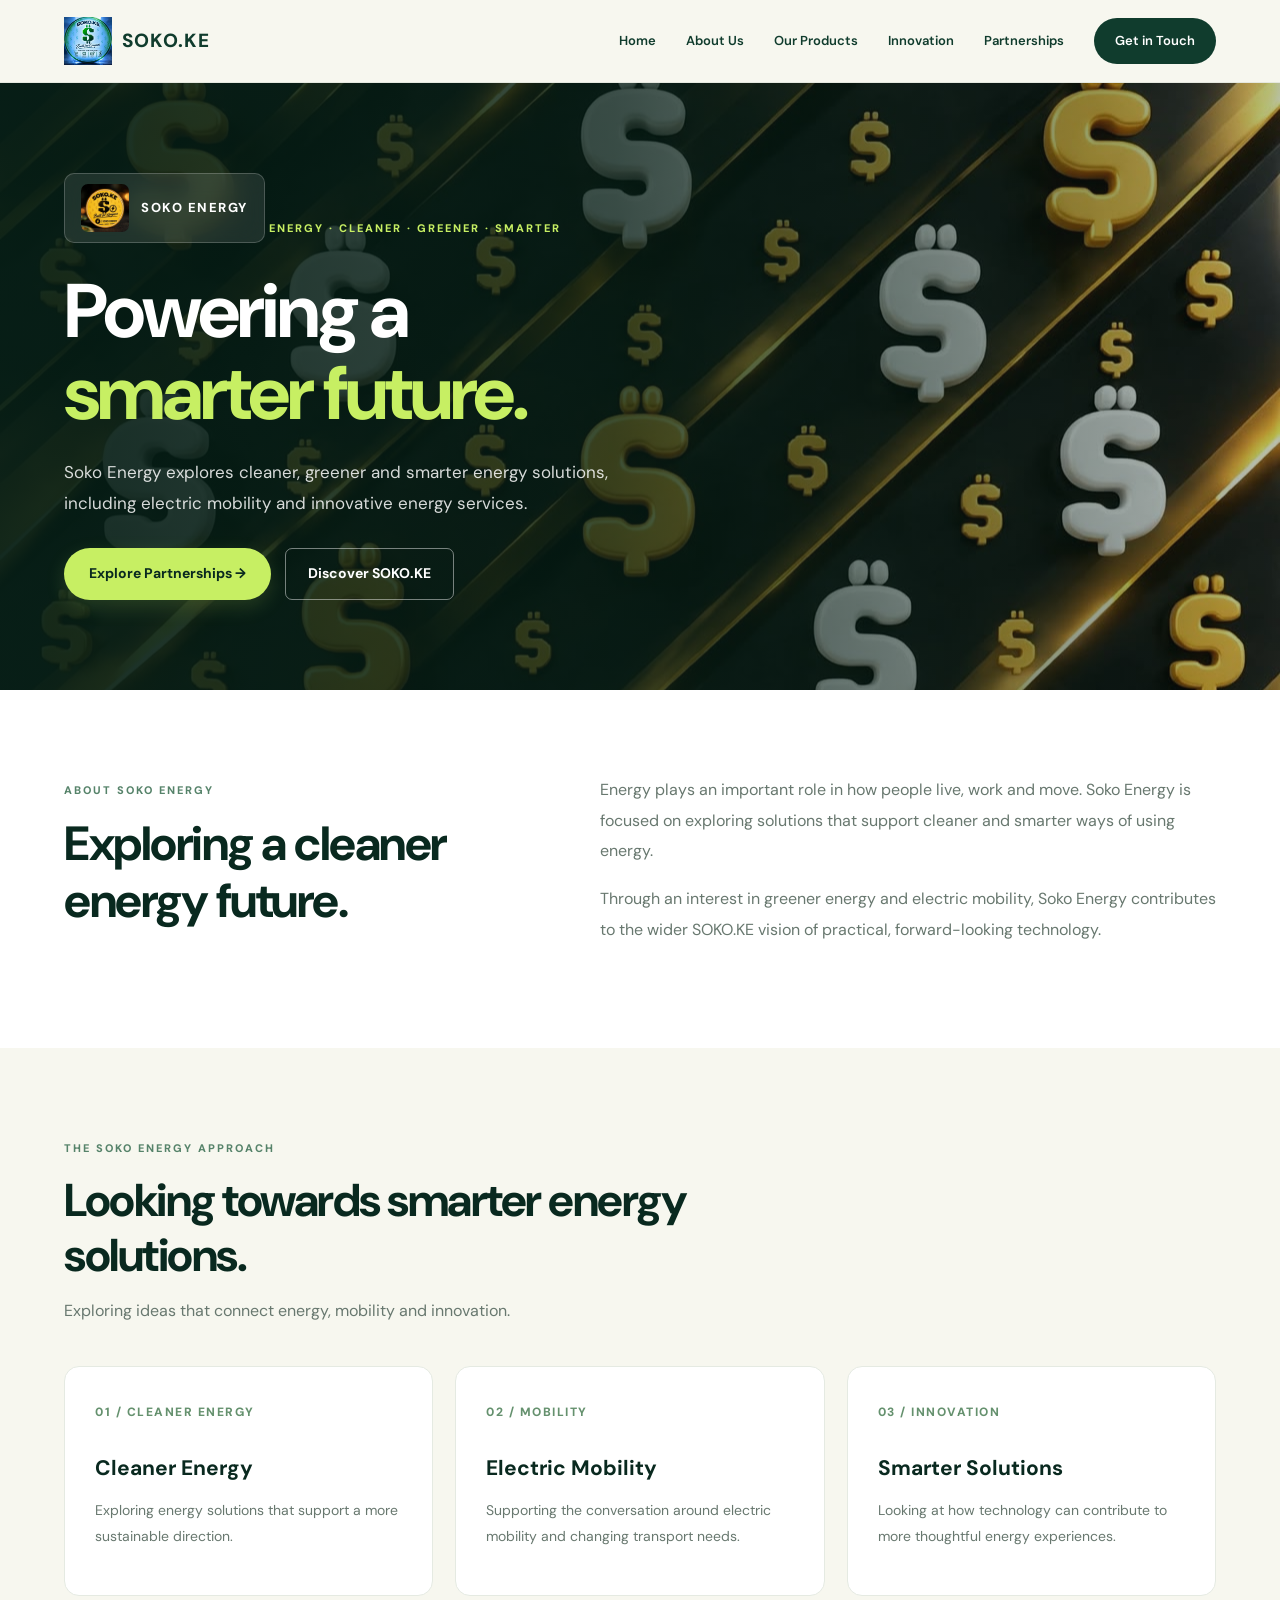
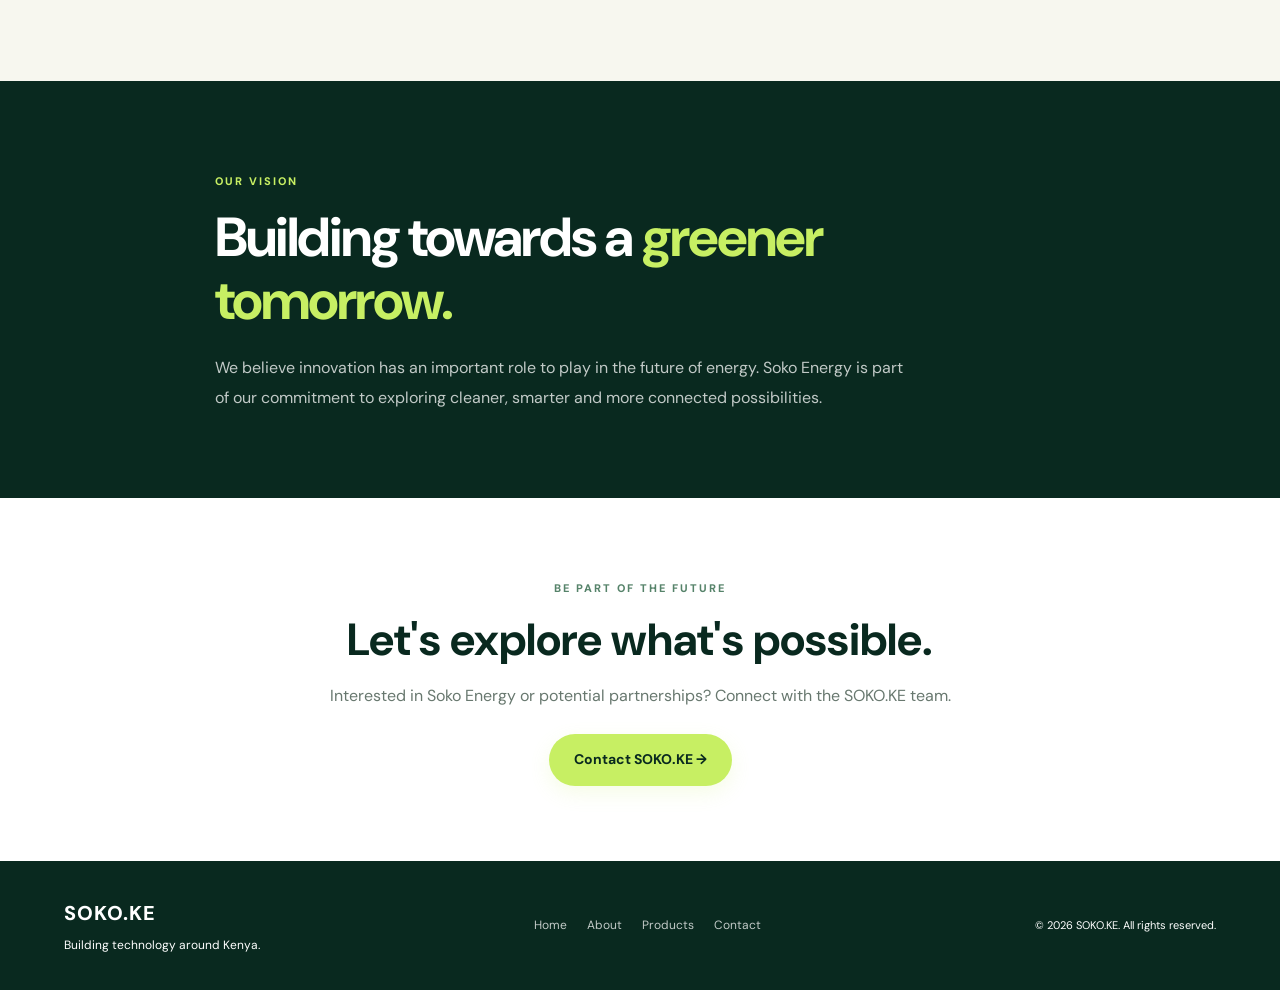
<file: products/energy.html>
<!DOCTYPE html>
<html lang="en">
<head>
    <meta charset="UTF-8">
    <meta name="viewport" content="width=device-width, initial-scale=1.0">

    <title>Soko Energy | SOKO.KE</title>
    <meta name="description" content="Discover Soko Energy, focused on cleaner and smarter energy solutions.">

    <link rel="preconnect" href="https://fonts.googleapis.com">
    <link rel="preconnect" href="https://fonts.gstatic.com" crossorigin>
    <link href="https://fonts.googleapis.com/css2?family=DM+Sans:wght@400;500;600;700;800&display=swap" rel="stylesheet">

    <link rel="stylesheet" href="../style.css">
    <link rel="stylesheet" href="products.css">
</head>
<body class="product-page energy-page">

<header class="header">
    <div class="container nav-container">
        <a href="../index.html" class="logo">
            <img src="../images/soko-logo.jpg" alt="SOKO.KE logo">
            <span>SOKO.KE</span>
        </a>

        <button class="menu-toggle" aria-label="Toggle navigation"
                aria-expanded="false" aria-controls="nav-links">
            <span></span><span></span><span></span>
        </button>

        <nav class="nav-links" id="nav-links">
            <a href="../index.html#home">Home</a>
            <a href="../index.html#about">About Us</a>
            <a href="../index.html#products">Our Products</a>
            <a href="../index.html#innovation">Innovation</a>
            <a href="../index.html#partnerships">Partnerships</a>
            <a href="../index.html#contact" class="nav-button">Get in Touch</a>
        </nav>
    </div>
</header>

<main>
    <section class="product-hero">
        <div class="product-hero-content">
            <div class="product-hero-text">
                <div class="product-logo-wrap">
                    <img src="../images/soko-energy-logo.jpg" alt="Soko Energy logo">
                    <span>SOKO ENERGY</span>
                </div>

                <p class="section-label">ENERGY · CLEANER · GREENER · SMARTER</p>

                <h1>Powering a<br><span>smarter future.</span></h1>

                <p class="product-hero-description">
                    Soko Energy explores cleaner, greener and smarter
                    energy solutions, including electric mobility and
                    innovative energy services.
                </p>

                <div class="product-hero-buttons">
                    <a href="../index.html#contact" class="primary-button">
                        Explore Partnerships →
                    </a>
                    <a href="../index.html#products" class="product-secondary-button">
                        Discover SOKO.KE
                    </a>
                </div>
            </div>
        </div>
    </section>

    <section class="section product-intro">
        <div class="container product-intro-grid">
            <div>
                <p class="section-label">ABOUT SOKO ENERGY</p>
                <h2>Exploring a cleaner energy future.</h2>
            </div>

            <div class="product-intro-text">
                <p>
                    Energy plays an important role in how people live,
                    work and move. Soko Energy is focused on exploring
                    solutions that support cleaner and smarter ways
                    of using energy.
                </p>
                <p>
                    Through an interest in greener energy and electric
                    mobility, Soko Energy contributes to the wider
                    SOKO.KE vision of practical, forward-looking technology.
                </p>
            </div>
        </div>
    </section>

    <section class="section product-features">
        <div class="container">
            <div class="product-section-heading">
                <p class="section-label">THE SOKO ENERGY APPROACH</p>
                <h2>Looking towards smarter energy solutions.</h2>
                <p>Exploring ideas that connect energy, mobility and innovation.</p>
            </div>

            <div class="product-feature-grid">
                <article class="product-feature-card">
                    <span class="feature-number">01 / CLEANER ENERGY</span>
                    <h3>Cleaner Energy</h3>
                    <p>
                        Exploring energy solutions that support
                        a more sustainable direction.
                    </p>
                </article>

                <article class="product-feature-card">
                    <span class="feature-number">02 / MOBILITY</span>
                    <h3>Electric Mobility</h3>
                    <p>
                        Supporting the conversation around electric
                        mobility and changing transport needs.
                    </p>
                </article>

                <article class="product-feature-card">
                    <span class="feature-number">03 / INNOVATION</span>
                    <h3>Smarter Solutions</h3>
                    <p>
                        Looking at how technology can contribute
                        to more thoughtful energy experiences.
                    </p>
                </article>
            </div>
        </div>
    </section>

    <section class="section product-vision">
        <div class="container product-vision-content">
            <p class="section-label">OUR VISION</p>
            <h2>Building towards a <span>greener tomorrow.</span></h2>
            <p>
                We believe innovation has an important role to play
                in the future of energy. Soko Energy is part of our
                commitment to exploring cleaner, smarter and more
                connected possibilities.
            </p>
        </div>
    </section>

    <section class="product-cta">
        <div class="container product-cta-content">
            <p class="section-label">BE PART OF THE FUTURE</p>
            <h2>Let's explore what's possible.</h2>
            <p>
                Interested in Soko Energy or potential partnerships?
                Connect with the SOKO.KE team.
            </p>
            <a href="../index.html#contact" class="primary-button">
                Contact SOKO.KE →
            </a>
        </div>
    </section>
</main>

<footer class="footer">
    <div class="container footer-content">
        <div class="footer-brand">
            <a href="../index.html" class="footer-logo">SOKO.KE</a>
            <p>Building technology around Kenya.</p>
        </div>

        <div class="footer-links">
            <a href="../index.html#home">Home</a>
            <a href="../index.html#about">About</a>
            <a href="../index.html#products">Products</a>
            <a href="../index.html#contact">Contact</a>
        </div>

        <p class="copyright">
            © <span class="current-year">2026</span> SOKO.KE. All rights reserved.
        </p>
    </div>
</footer>

<script src="../script.js"></script>
</body>
</html>
</file>
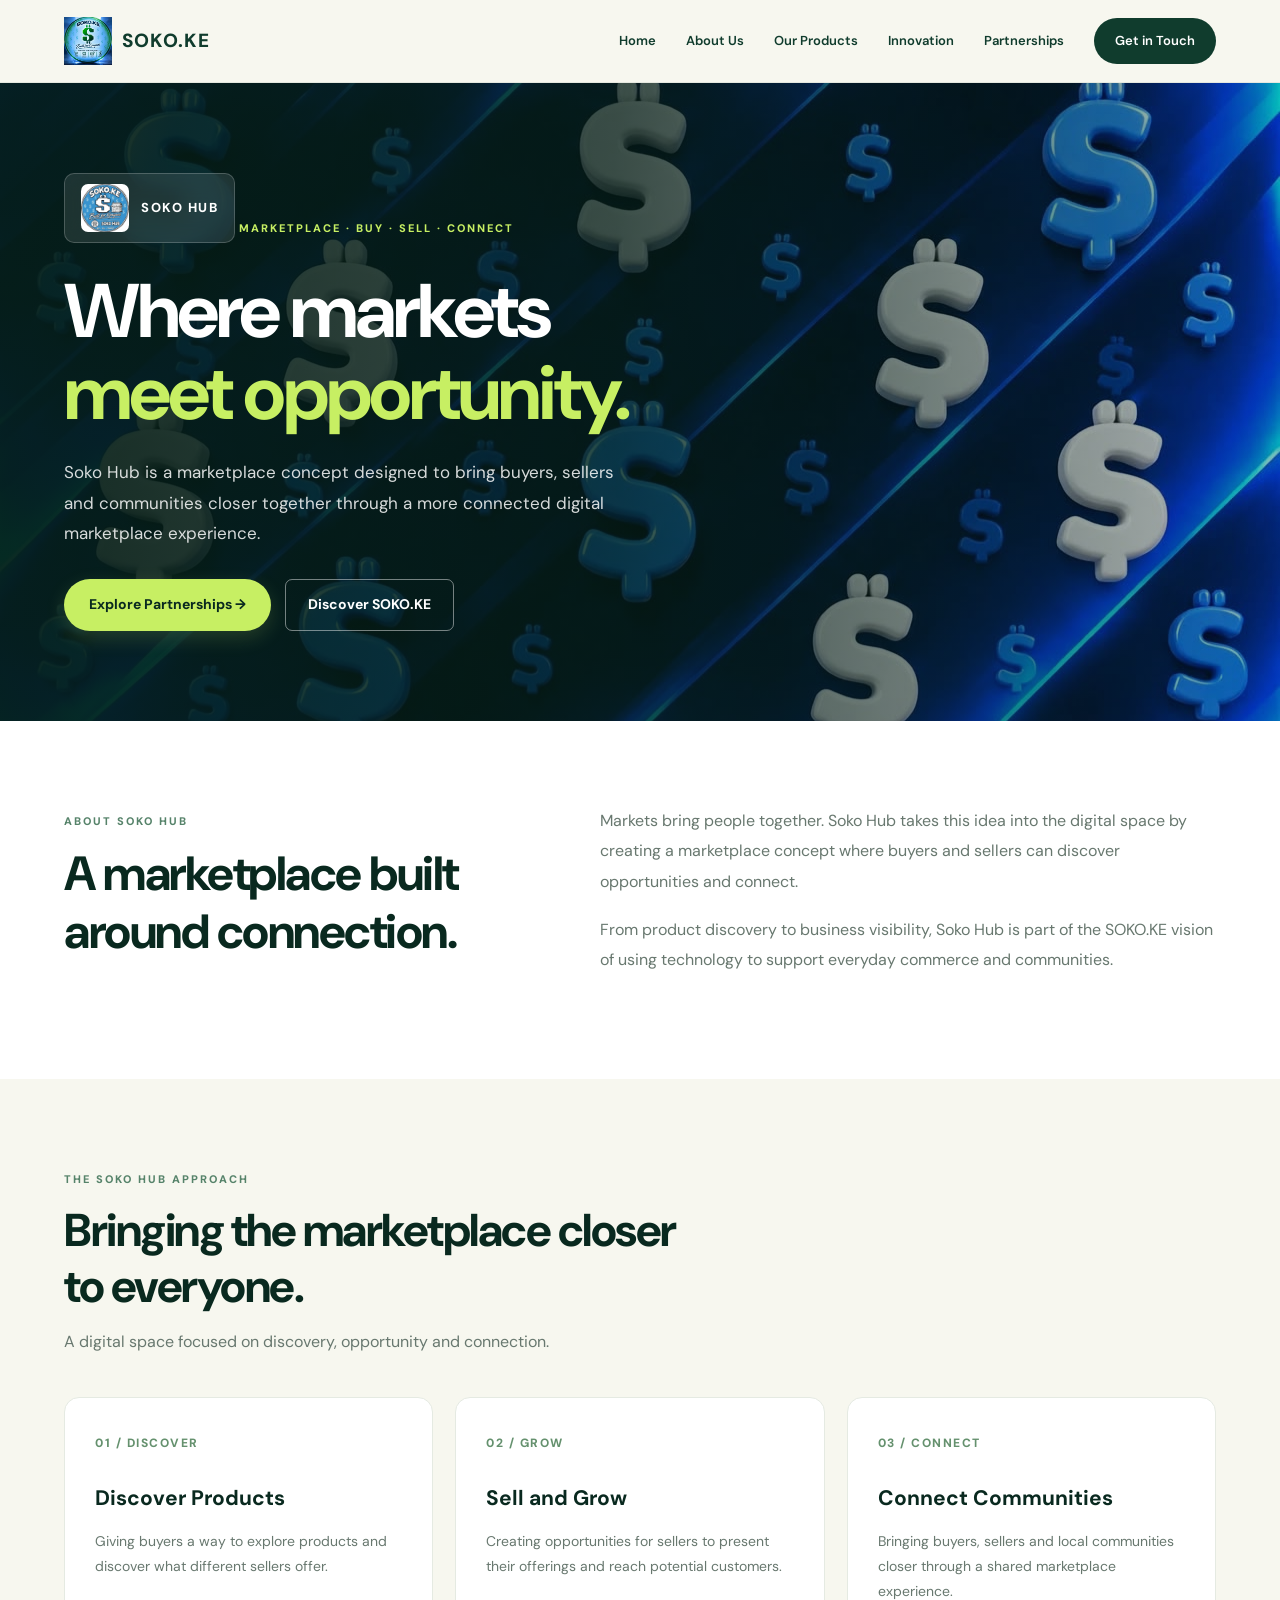
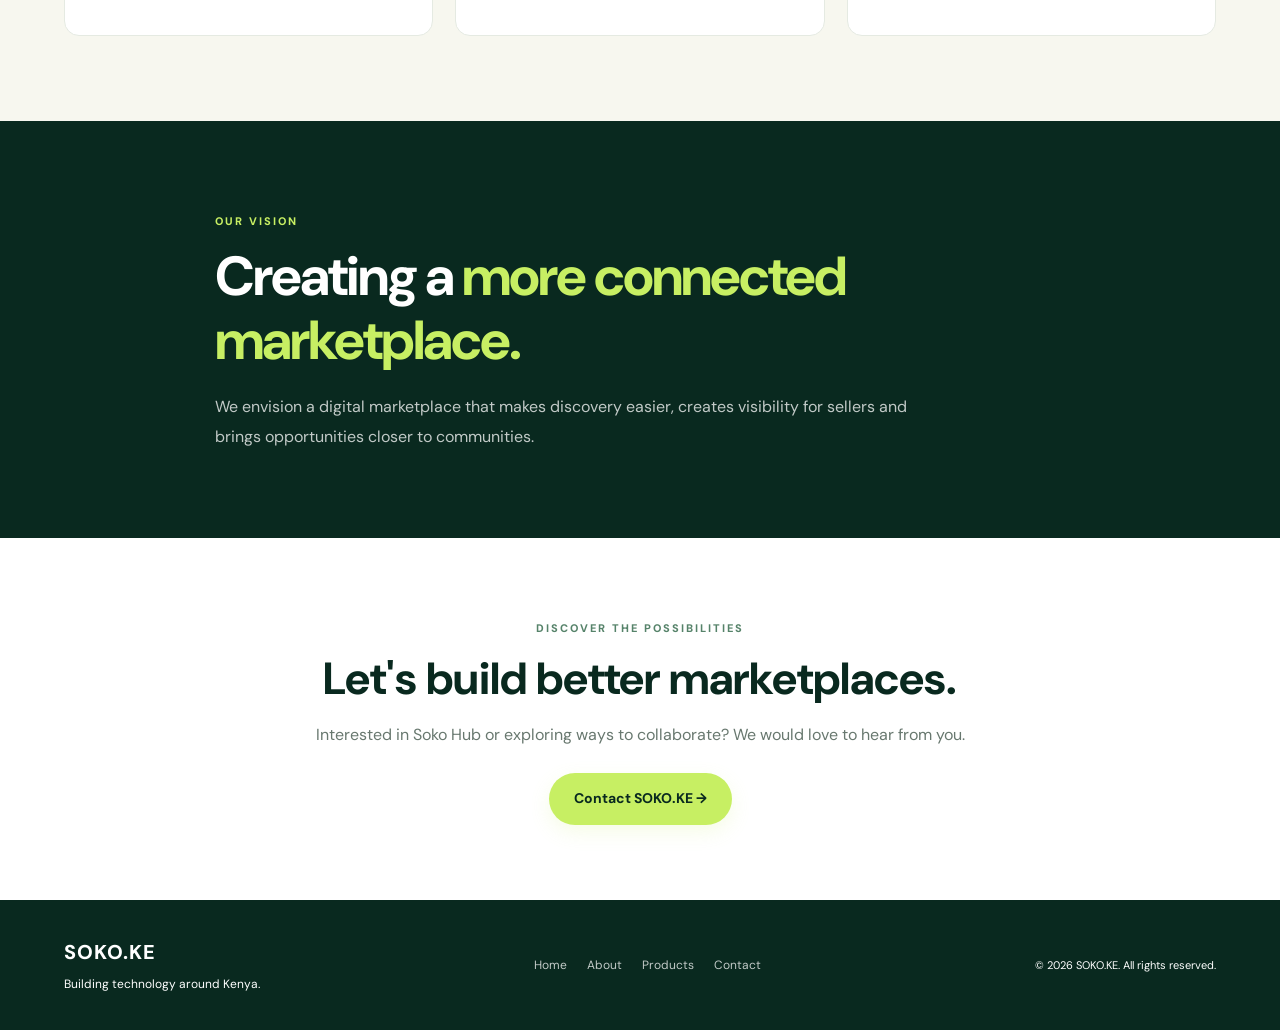
<file: products/hub.html>
<!DOCTYPE html>
<html lang="en">
<head>
    <meta charset="UTF-8">
    <meta name="viewport" content="width=device-width, initial-scale=1.0">

    <title>Soko Hub | SOKO.KE</title>
    <meta name="description" content="Discover Soko Hub, a marketplace connecting buyers, sellers and communities.">

    <link rel="preconnect" href="https://fonts.googleapis.com">
    <link rel="preconnect" href="https://fonts.gstatic.com" crossorigin>
    <link href="https://fonts.googleapis.com/css2?family=DM+Sans:wght@400;500;600;700;800&display=swap" rel="stylesheet">

    <link rel="stylesheet" href="../style.css">
    <link rel="stylesheet" href="products.css">
</head>
<body class="product-page hub-page">

<header class="header">
    <div class="container nav-container">
        <a href="../index.html" class="logo">
            <img src="../images/soko-logo.jpg" alt="SOKO.KE logo">
            <span>SOKO.KE</span>
        </a>

        <button class="menu-toggle" aria-label="Toggle navigation"
                aria-expanded="false" aria-controls="nav-links">
            <span></span><span></span><span></span>
        </button>

        <nav class="nav-links" id="nav-links">
            <a href="../index.html#home">Home</a>
            <a href="../index.html#about">About Us</a>
            <a href="../index.html#products">Our Products</a>
            <a href="../index.html#innovation">Innovation</a>
            <a href="../index.html#partnerships">Partnerships</a>
            <a href="../index.html#contact" class="nav-button">Get in Touch</a>
        </nav>
    </div>
</header>

<main>
    <section class="product-hero">
        <div class="product-hero-content">
            <div class="product-hero-text">
                <div class="product-logo-wrap">
                    <img src="../images/soko-hub-logo.jpg" alt="Soko Hub logo">
                    <span>SOKO HUB</span>
                </div>

                <p class="section-label">MARKETPLACE · BUY · SELL · CONNECT</p>

                <h1>Where markets<br><span>meet opportunity.</span></h1>

                <p class="product-hero-description">
                    Soko Hub is a marketplace concept designed to bring
                    buyers, sellers and communities closer together through
                    a more connected digital marketplace experience.
                </p>

                <div class="product-hero-buttons">
                    <a href="../index.html#contact" class="primary-button">
                        Explore Partnerships →
                    </a>
                    <a href="../index.html#products" class="product-secondary-button">
                        Discover SOKO.KE
                    </a>
                </div>
            </div>
        </div>
    </section>

    <section class="section product-intro">
        <div class="container product-intro-grid">
            <div>
                <p class="section-label">ABOUT SOKO HUB</p>
                <h2>A marketplace built around connection.</h2>
            </div>

            <div class="product-intro-text">
                <p>
                    Markets bring people together. Soko Hub takes this idea
                    into the digital space by creating a marketplace concept
                    where buyers and sellers can discover opportunities
                    and connect.
                </p>
                <p>
                    From product discovery to business visibility, Soko Hub
                    is part of the SOKO.KE vision of using technology to
                    support everyday commerce and communities.
                </p>
            </div>
        </div>
    </section>

    <section class="section product-features">
        <div class="container">
            <div class="product-section-heading">
                <p class="section-label">THE SOKO HUB APPROACH</p>
                <h2>Bringing the marketplace closer to everyone.</h2>
                <p>A digital space focused on discovery, opportunity and connection.</p>
            </div>

            <div class="product-feature-grid">
                <article class="product-feature-card">
                    <span class="feature-number">01 / DISCOVER</span>
                    <h3>Discover Products</h3>
                    <p>
                        Giving buyers a way to explore products
                        and discover what different sellers offer.
                    </p>
                </article>

                <article class="product-feature-card">
                    <span class="feature-number">02 / GROW</span>
                    <h3>Sell and Grow</h3>
                    <p>
                        Creating opportunities for sellers to present
                        their offerings and reach potential customers.
                    </p>
                </article>

                <article class="product-feature-card">
                    <span class="feature-number">03 / CONNECT</span>
                    <h3>Connect Communities</h3>
                    <p>
                        Bringing buyers, sellers and local communities
                        closer through a shared marketplace experience.
                    </p>
                </article>
            </div>
        </div>
    </section>

    <section class="section product-vision">
        <div class="container product-vision-content">
            <p class="section-label">OUR VISION</p>
            <h2>Creating a <span>more connected marketplace.</span></h2>
            <p>
                We envision a digital marketplace that makes discovery
                easier, creates visibility for sellers and brings
                opportunities closer to communities.
            </p>
        </div>
    </section>

    <section class="product-cta">
        <div class="container product-cta-content">
            <p class="section-label">DISCOVER THE POSSIBILITIES</p>
            <h2>Let's build better marketplaces.</h2>
            <p>
                Interested in Soko Hub or exploring ways to collaborate?
                We would love to hear from you.
            </p>
            <a href="../index.html#contact" class="primary-button">
                Contact SOKO.KE →
            </a>
        </div>
    </section>
</main>

<footer class="footer">
    <div class="container footer-content">
        <div class="footer-brand">
            <a href="../index.html" class="footer-logo">SOKO.KE</a>
            <p>Building technology around Kenya.</p>
        </div>

        <div class="footer-links">
            <a href="../index.html#home">Home</a>
            <a href="../index.html#about">About</a>
            <a href="../index.html#products">Products</a>
            <a href="../index.html#contact">Contact</a>
        </div>

        <p class="copyright">
            © <span class="current-year">2026</span> SOKO.KE. All rights reserved.
        </p>
    </div>
</footer>

<script src="../script.js"></script>
</body>
</html>
</file>
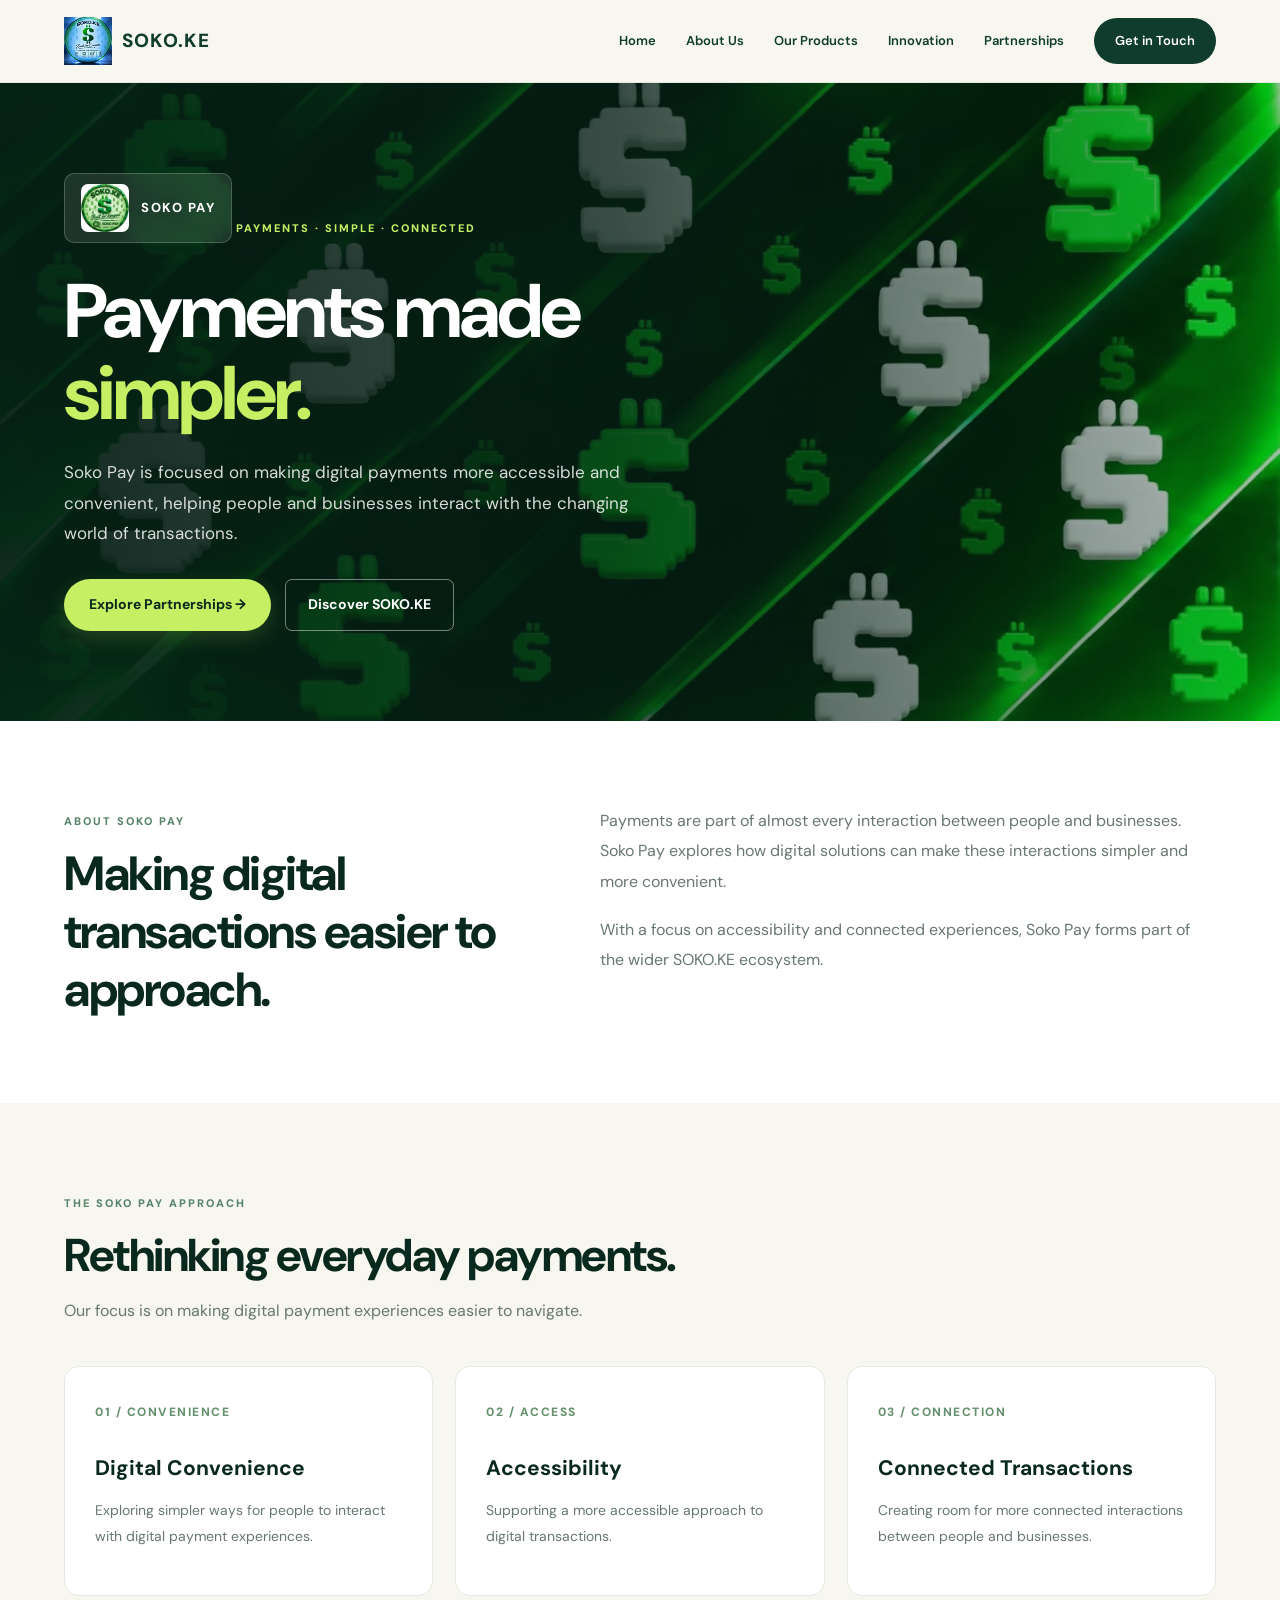
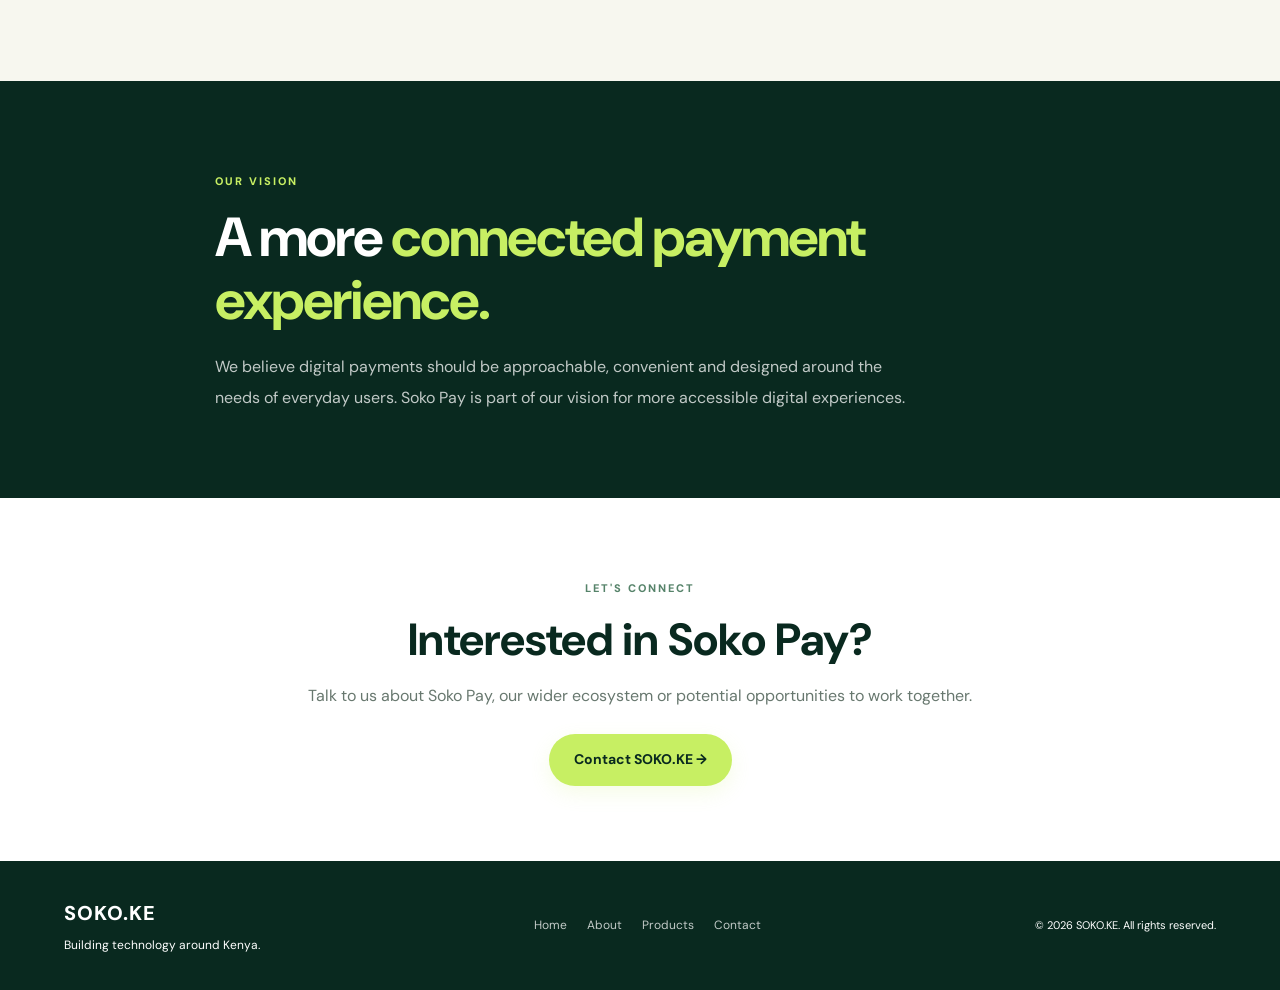
<file: products/pay.html>
<!DOCTYPE html>
<html lang="en">
<head>
    <meta charset="UTF-8">
    <meta name="viewport" content="width=device-width, initial-scale=1.0">

    <title>Soko Pay | SOKO.KE</title>
    <meta name="description" content="Discover Soko Pay, a digital payments solution from SOKO.KE.">

    <link rel="preconnect" href="https://fonts.googleapis.com">
    <link rel="preconnect" href="https://fonts.gstatic.com" crossorigin>
    <link href="https://fonts.googleapis.com/css2?family=DM+Sans:wght@400;500;600;700;800&display=swap" rel="stylesheet">

    <link rel="stylesheet" href="../style.css">
    <link rel="stylesheet" href="products.css">
</head>
<body class="product-page pay-page">

<header class="header">
    <div class="container nav-container">
        <a href="../index.html" class="logo">
            <img src="../images/soko-logo.jpg" alt="SOKO.KE logo">
            <span>SOKO.KE</span>
        </a>

        <button class="menu-toggle" aria-label="Toggle navigation"
                aria-expanded="false" aria-controls="nav-links">
            <span></span><span></span><span></span>
        </button>

        <nav class="nav-links" id="nav-links">
            <a href="../index.html#home">Home</a>
            <a href="../index.html#about">About Us</a>
            <a href="../index.html#products">Our Products</a>
            <a href="../index.html#innovation">Innovation</a>
            <a href="../index.html#partnerships">Partnerships</a>
            <a href="../index.html#contact" class="nav-button">Get in Touch</a>
        </nav>
    </div>
</header>

<main>
    <section class="product-hero">
        <div class="product-hero-content">
            <div class="product-hero-text">
                <div class="product-logo-wrap">
                    <img src="../images/soko-pay-logo.jpg" alt="Soko Pay logo">
                    <span>SOKO PAY</span>
                </div>

                <p class="section-label">PAYMENTS · SIMPLE · CONNECTED</p>

                <h1>Payments made<br><span>simpler.</span></h1>

                <p class="product-hero-description">
                    Soko Pay is focused on making digital payments more
                    accessible and convenient, helping people and businesses
                    interact with the changing world of transactions.
                </p>

                <div class="product-hero-buttons">
                    <a href="../index.html#contact" class="primary-button">
                        Explore Partnerships →
                    </a>
                    <a href="../index.html#products" class="product-secondary-button">
                        Discover SOKO.KE
                    </a>
                </div>
            </div>
        </div>
    </section>

    <section class="section product-intro">
        <div class="container product-intro-grid">
            <div>
                <p class="section-label">ABOUT SOKO PAY</p>
                <h2>Making digital transactions easier to approach.</h2>
            </div>

            <div class="product-intro-text">
                <p>
                    Payments are part of almost every interaction between
                    people and businesses. Soko Pay explores how digital
                    solutions can make these interactions simpler and more
                    convenient.
                </p>
                <p>
                    With a focus on accessibility and connected experiences,
                    Soko Pay forms part of the wider SOKO.KE ecosystem.
                </p>
            </div>
        </div>
    </section>

    <section class="section product-features">
        <div class="container">
            <div class="product-section-heading">
                <p class="section-label">THE SOKO PAY APPROACH</p>
                <h2>Rethinking everyday payments.</h2>
                <p>Our focus is on making digital payment experiences easier to navigate.</p>
            </div>

            <div class="product-feature-grid">
                <article class="product-feature-card">
                    <span class="feature-number">01 / CONVENIENCE</span>
                    <h3>Digital Convenience</h3>
                    <p>
                        Exploring simpler ways for people to interact
                        with digital payment experiences.
                    </p>
                </article>

                <article class="product-feature-card">
                    <span class="feature-number">02 / ACCESS</span>
                    <h3>Accessibility</h3>
                    <p>
                        Supporting a more accessible approach to
                        digital transactions.
                    </p>
                </article>

                <article class="product-feature-card">
                    <span class="feature-number">03 / CONNECTION</span>
                    <h3>Connected Transactions</h3>
                    <p>
                        Creating room for more connected interactions
                        between people and businesses.
                    </p>
                </article>
            </div>
        </div>
    </section>

    <section class="section product-vision">
        <div class="container product-vision-content">
            <p class="section-label">OUR VISION</p>
            <h2>A more <span>connected payment experience.</span></h2>
            <p>
                We believe digital payments should be approachable,
                convenient and designed around the needs of everyday users.
                Soko Pay is part of our vision for more accessible digital
                experiences.
            </p>
        </div>
    </section>

    <section class="product-cta">
        <div class="container product-cta-content">
            <p class="section-label">LET'S CONNECT</p>
            <h2>Interested in Soko Pay?</h2>
            <p>
                Talk to us about Soko Pay, our wider ecosystem
                or potential opportunities to work together.
            </p>
            <a href="../index.html#contact" class="primary-button">
                Contact SOKO.KE →
            </a>
        </div>
    </section>
</main>

<footer class="footer">
    <div class="container footer-content">
        <div class="footer-brand">
            <a href="../index.html" class="footer-logo">SOKO.KE</a>
            <p>Building technology around Kenya.</p>
        </div>

        <div class="footer-links">
            <a href="../index.html#home">Home</a>
            <a href="../index.html#about">About</a>
            <a href="../index.html#products">Products</a>
            <a href="../index.html#contact">Contact</a>
        </div>

        <p class="copyright">
            © <span class="current-year">2026</span> SOKO.KE. All rights reserved.
        </p>
    </div>
</footer>

<script src="../script.js"></script>
</body>
</html>
</file>
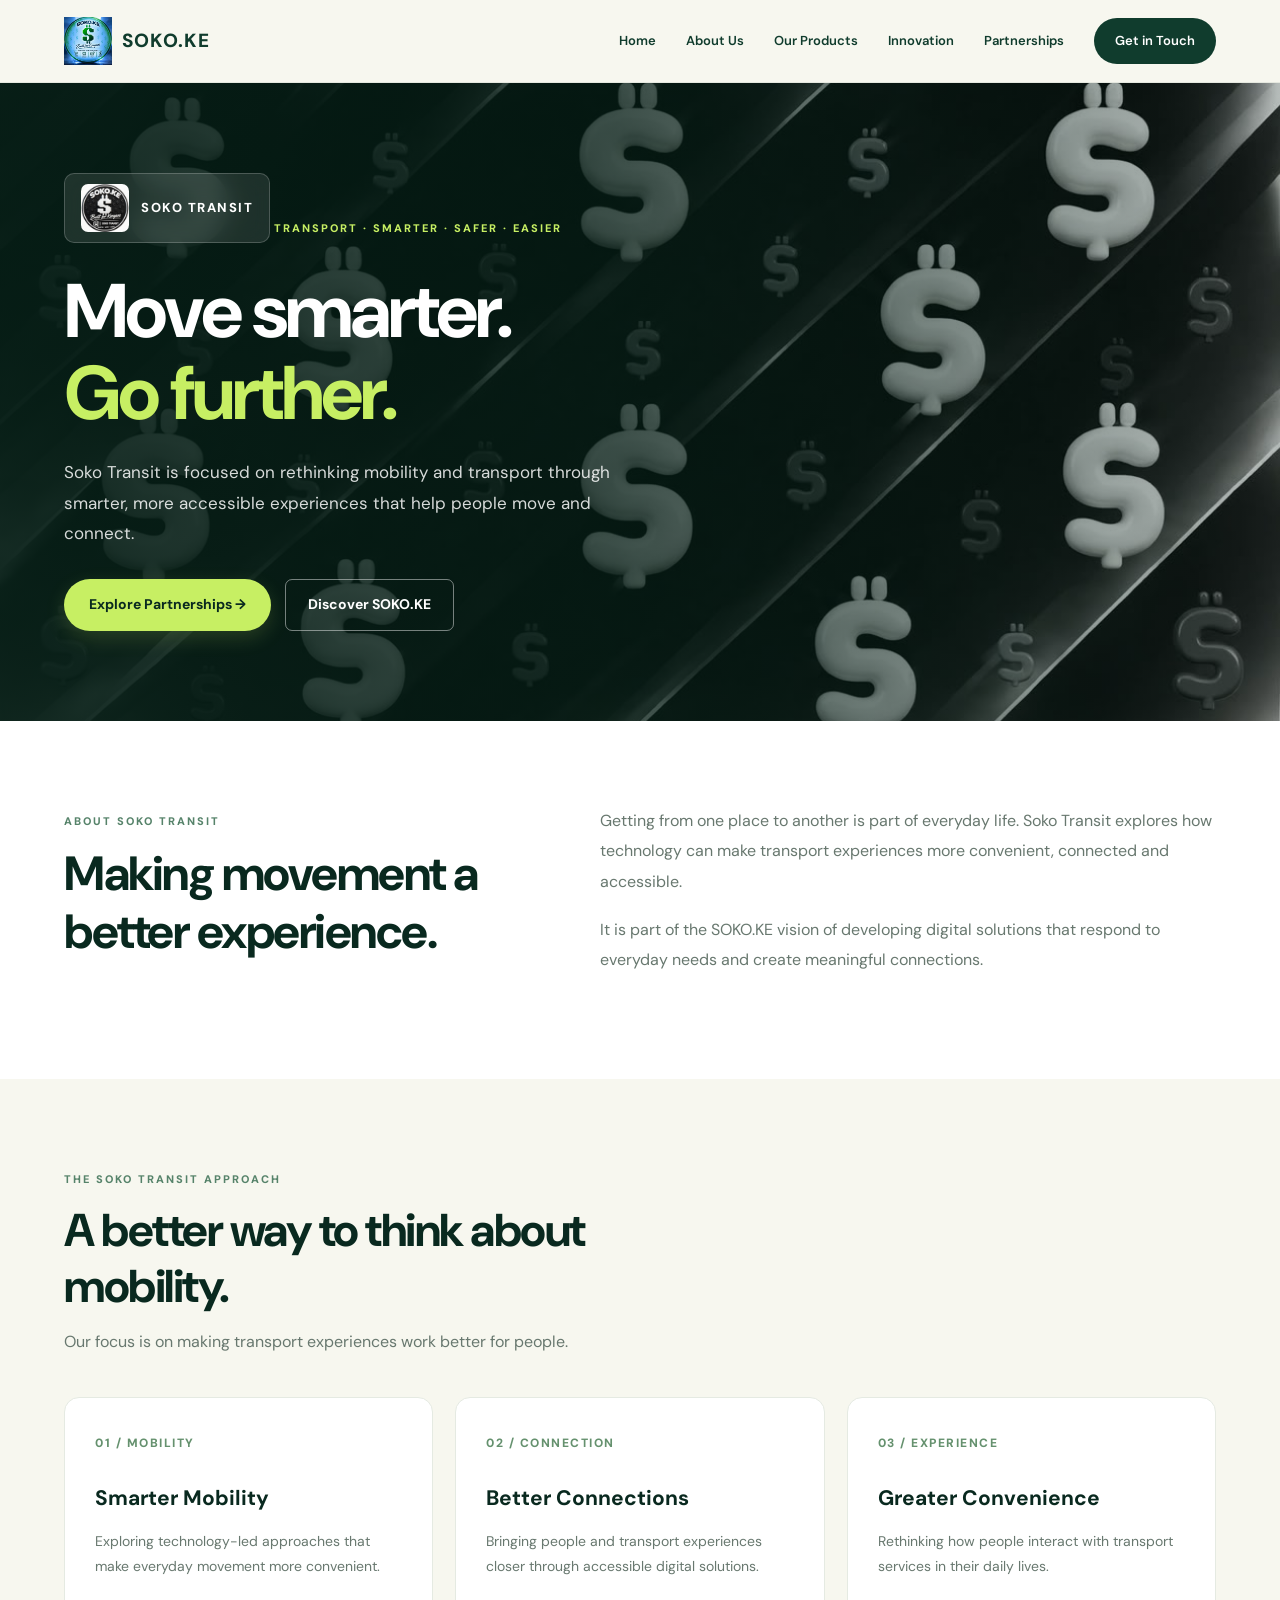
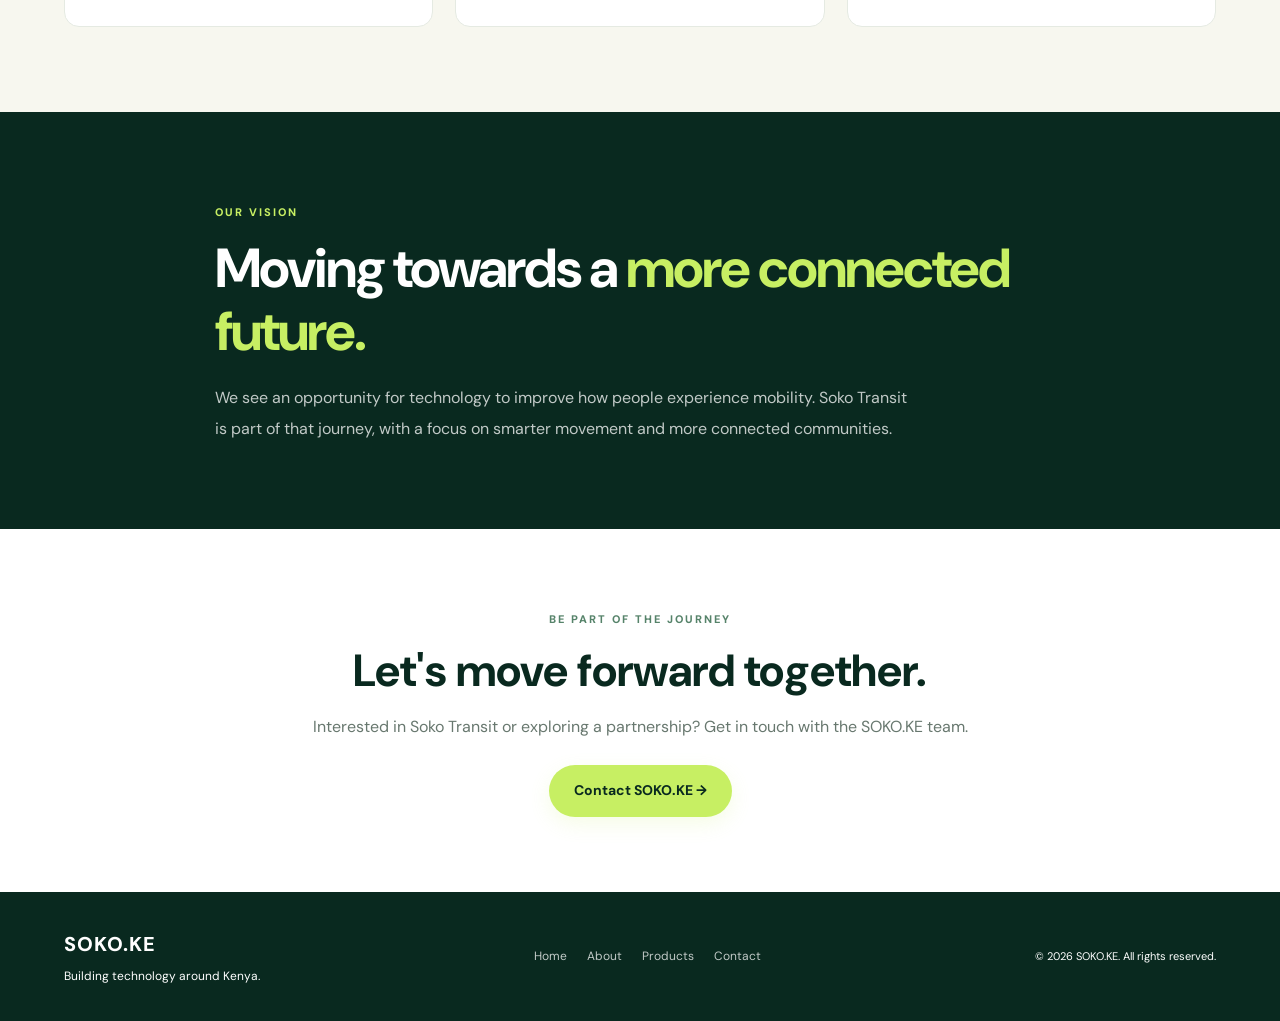
<file: products/transit.html>
<!DOCTYPE html>
<html lang="en">
<head>
    <meta charset="UTF-8">
    <meta name="viewport" content="width=device-width, initial-scale=1.0">

    <title>Soko Transit | SOKO.KE</title>
    <meta name="description" content="Discover Soko Transit, a smarter approach to mobility and transport.">

    <link rel="preconnect" href="https://fonts.googleapis.com">
    <link rel="preconnect" href="https://fonts.gstatic.com" crossorigin>
    <link href="https://fonts.googleapis.com/css2?family=DM+Sans:wght@400;500;600;700;800&display=swap" rel="stylesheet">

    <link rel="stylesheet" href="../style.css">
    <link rel="stylesheet" href="products.css">
</head>
<body class="product-page transit-page">

<header class="header">
    <div class="container nav-container">
        <a href="../index.html" class="logo">
            <img src="../images/soko-logo.jpg" alt="SOKO.KE logo">
            <span>SOKO.KE</span>
        </a>

        <button class="menu-toggle" aria-label="Toggle navigation"
                aria-expanded="false" aria-controls="nav-links">
            <span></span><span></span><span></span>
        </button>

        <nav class="nav-links" id="nav-links">
            <a href="../index.html#home">Home</a>
            <a href="../index.html#about">About Us</a>
            <a href="../index.html#products">Our Products</a>
            <a href="../index.html#innovation">Innovation</a>
            <a href="../index.html#partnerships">Partnerships</a>
            <a href="../index.html#contact" class="nav-button">Get in Touch</a>
        </nav>
    </div>
</header>

<main>
    <section class="product-hero">
        <div class="product-hero-content">
            <div class="product-hero-text">
                <div class="product-logo-wrap">
                    <img src="../images/soko-transit-logo.jpg" alt="Soko Transit logo">
                    <span>SOKO TRANSIT</span>
                </div>

                <p class="section-label">TRANSPORT · SMARTER · SAFER · EASIER</p>

                <h1>Move smarter.<br><span>Go further.</span></h1>

                <p class="product-hero-description">
                    Soko Transit is focused on rethinking mobility and
                    transport through smarter, more accessible experiences
                    that help people move and connect.
                </p>

                <div class="product-hero-buttons">
                    <a href="../index.html#contact" class="primary-button">
                        Explore Partnerships →
                    </a>
                    <a href="../index.html#products" class="product-secondary-button">
                        Discover SOKO.KE
                    </a>
                </div>
            </div>
        </div>
    </section>

    <section class="section product-intro">
        <div class="container product-intro-grid">
            <div>
                <p class="section-label">ABOUT SOKO TRANSIT</p>
                <h2>Making movement a better experience.</h2>
            </div>

            <div class="product-intro-text">
                <p>
                    Getting from one place to another is part of everyday
                    life. Soko Transit explores how technology can make
                    transport experiences more convenient, connected and
                    accessible.
                </p>
                <p>
                    It is part of the SOKO.KE vision of developing digital
                    solutions that respond to everyday needs and create
                    meaningful connections.
                </p>
            </div>
        </div>
    </section>

    <section class="section product-features">
        <div class="container">
            <div class="product-section-heading">
                <p class="section-label">THE SOKO TRANSIT APPROACH</p>
                <h2>A better way to think about mobility.</h2>
                <p>Our focus is on making transport experiences work better for people.</p>
            </div>

            <div class="product-feature-grid">
                <article class="product-feature-card">
                    <span class="feature-number">01 / MOBILITY</span>
                    <h3>Smarter Mobility</h3>
                    <p>
                        Exploring technology-led approaches that make
                        everyday movement more convenient.
                    </p>
                </article>

                <article class="product-feature-card">
                    <span class="feature-number">02 / CONNECTION</span>
                    <h3>Better Connections</h3>
                    <p>
                        Bringing people and transport experiences closer
                        through accessible digital solutions.
                    </p>
                </article>

                <article class="product-feature-card">
                    <span class="feature-number">03 / EXPERIENCE</span>
                    <h3>Greater Convenience</h3>
                    <p>
                        Rethinking how people interact with transport
                        services in their daily lives.
                    </p>
                </article>
            </div>
        </div>
    </section>

    <section class="section product-vision">
        <div class="container product-vision-content">
            <p class="section-label">OUR VISION</p>
            <h2>Moving towards a <span>more connected future.</span></h2>
            <p>
                We see an opportunity for technology to improve how people
                experience mobility. Soko Transit is part of that journey,
                with a focus on smarter movement and more connected communities.
            </p>
        </div>
    </section>

    <section class="product-cta">
        <div class="container product-cta-content">
            <p class="section-label">BE PART OF THE JOURNEY</p>
            <h2>Let's move forward together.</h2>
            <p>
                Interested in Soko Transit or exploring a partnership?
                Get in touch with the SOKO.KE team.
            </p>
            <a href="../index.html#contact" class="primary-button">
                Contact SOKO.KE →
            </a>
        </div>
    </section>
</main>

<footer class="footer">
    <div class="container footer-content">
        <div class="footer-brand">
            <a href="../index.html" class="footer-logo">SOKO.KE</a>
            <p>Building technology around Kenya.</p>
        </div>

        <div class="footer-links">
            <a href="../index.html#home">Home</a>
            <a href="../index.html#about">About</a>
            <a href="../index.html#products">Products</a>
            <a href="../index.html#contact">Contact</a>
        </div>

        <p class="copyright">
            © <span class="current-year">2026</span> SOKO.KE. All rights reserved.
        </p>
    </div>
</footer>

<script src="../script.js"></script>
</body>
</html>
</file>
<file: style.css>
/* =========================================
   SOKO.KE
   MAIN WEBSITE STYLESHEET
========================================= */


/* 1. COLOURS AND GENERAL SETTINGS */

:root {
    --forest: #103c2d;
    --forest-dark: #09291f;
    --green: #176b4a;
    --green-light: #e4f0e7;
    --lime: #c7ef63;
    --lime-dark: #a9d943;

    --cream: #f7f7ef;
    --white: #ffffff;

    --text: #18352a;
    --muted: #68786f;
    --border: #e5eae2;

    --shadow: 0 15px 45px rgba(15, 49, 36, 0.09);
    --radius: 18px;
}


/* 2. RESET AND BASE STYLES */

* {
    margin: 0;
    padding: 0;
    box-sizing: border-box;
}

html {
    scroll-behavior: smooth;
    scroll-padding-top: 95px;
}

body {
    font-family: "DM Sans", Arial, sans-serif;
    background: var(--cream);
    color: var(--text);
    line-height: 1.7;
    overflow-x: hidden;
}

img {
    display: block;
    max-width: 100%;
}

a {
    color: inherit;
    text-decoration: none;
}

button {
    font: inherit;
}

.container {
    width: min(1160px, 90%);
    margin: auto;
}

.section {
    padding: 100px 0;
}


/* 3. HEADER AND NAVIGATION */

.header {
    position: sticky;
    top: 0;
    z-index: 1000;
    background: rgba(247, 247, 239, 0.95);
    backdrop-filter: blur(14px);
    -webkit-backdrop-filter: blur(14px);
    border-bottom: 1px solid rgba(16, 60, 45, 0.08);
}

.nav-container {
    min-height: 82px;
    display: flex;
    align-items: center;
    justify-content: space-between;
    gap: 25px;
}

.logo {
    display: flex;
    align-items: center;
    gap: 10px;
    color: var(--forest);
    font-size: 19px;
    font-weight: 800;
    letter-spacing: 1px;
}

.logo img {
    width: 48px;
    height: 48px;
    object-fit: contain;
}

.nav-links {
    display: flex;
    align-items: center;
    gap: 30px;
}

.nav-links a {
    color: var(--forest);
    font-size: 13px;
    font-weight: 600;
    transition: color 0.3s ease;
}

.nav-links a:hover {
    color: var(--green);
}

.nav-links .nav-button {
    padding: 12px 21px;
    background: var(--forest);
    color: var(--white);
    border-radius: 50px;
    transition: all 0.3s ease;
}

.nav-links .nav-button:hover {
    background: var(--green);
    color: var(--white);
    transform: translateY(-2px);
}


/* MOBILE MENU BUTTON */

.menu-toggle {
    display: none;
    width: 43px;
    height: 43px;
    padding: 10px;
    background: var(--forest);
    border: none;
    border-radius: 9px;
    cursor: pointer;
}

.menu-toggle span {
    display: block;
    width: 22px;
    height: 2px;
    margin: 4px auto;
    background: var(--white);
    transition: all 0.3s ease;
}


/* 4. BUTTONS */

.primary-button,
.secondary-button,
.light-button {
    display: inline-flex;
    align-items: center;
    justify-content: center;
    gap: 10px;
    padding: 14px 25px;
    border-radius: 50px;
    font-size: 14px;
    font-weight: 700;
    transition: all 0.3s ease;
}

.primary-button {
    background: var(--lime);
    color: var(--forest-dark);
    box-shadow: 0 7px 20px rgba(199, 239, 99, 0.16);
}

.primary-button:hover {
    background: var(--lime-dark);
    transform: translateY(-3px);
    box-shadow: 0 12px 25px rgba(199, 239, 99, 0.24);
}

.secondary-button {
    color: var(--white);
    border: 1px solid rgba(255, 255, 255, 0.55);
}

.secondary-button:hover {
    background: var(--white);
    color: var(--forest);
}

.light-button {
    background: var(--white);
    color: var(--forest);
}

.light-button:hover {
    background: var(--lime);
    transform: translateY(-3px);
}


/* 5. GENERAL SECTION TEXT */

.section-label {
    display: inline-block;
    margin-bottom: 15px;
    color: var(--green);
    font-size: 11px;
    font-weight: 800;
    letter-spacing: 2px;
    text-transform: uppercase;
}

.section-heading {
    max-width: 700px;
    margin-bottom: 45px;
}

.section-heading h2 {
    margin-bottom: 17px;
    color: var(--forest);
    font-size: clamp(31px, 4vw, 45px);
    line-height: 1.2;
    letter-spacing: -1.5px;
}

.section-heading > p:last-child {
    color: var(--muted);
    font-size: 15px;
}

.centered-heading {
    margin-left: auto;
    margin-right: auto;
    text-align: center;
}


/* =========================================
   6. HOMEPAGE HERO
========================================= */

.hero {
    min-height: 690px;
    position: relative;
    display: flex;
    align-items: center;
    overflow: hidden;
    color: var(--white);

    background:
        linear-gradient(
            90deg,
            rgba(5, 32, 23, 0.96) 0%,
            rgba(8, 47, 33, 0.87) 50%,
            rgba(8, 47, 33, 0.70) 100%
        ),
        url("images/covers/soko-cover.jpg") center/cover no-repeat;

    background-color: var(--forest-dark);
}

.hero-overlay {
    position: absolute;
    inset: 0;
    background:
        radial-gradient(
            circle at 85% 25%,
            rgba(199, 239, 99, 0.10),
            transparent 35%
        );
    pointer-events: none;
}

.hero-container {
    position: relative;
    z-index: 2;
    padding-top: 65px;
}

.hero-layout {
    display: grid;
    grid-template-columns: 1.1fr 0.9fr;
    align-items: center;
    gap: 65px;
}

.hero-content {
    max-width: 650px;
    padding: 35px 0 45px;
}

.hero .section-label {
    display: flex;
    align-items: center;
    gap: 10px;
    color: var(--lime);
}

.status-dot {
    width: 8px;
    height: 8px;
    display: inline-block;
    background: var(--lime);
    border-radius: 50%;
    box-shadow: 0 0 12px var(--lime);
}

.hero h1 {
    max-width: 700px;
    margin-bottom: 25px;
    color: var(--white);
    font-size: clamp(46px, 5.5vw, 72px);
    line-height: 1.08;
    letter-spacing: -3px;
}

.hero h1 span {
    color: var(--lime);
}

.hero-description {
    max-width: 550px;
    margin-bottom: 32px;
    color: rgba(255, 255, 255, 0.80);
    font-size: 16px;
}

.hero-buttons {
    display: flex;
    flex-wrap: wrap;
    gap: 14px;
}

.hero-note {
    display: flex;
    align-items: center;
    gap: 12px;
    margin-top: 42px;
    color: rgba(255, 255, 255, 0.65);
    font-size: 10px;
    font-weight: 800;
    letter-spacing: 2px;
}

.hero-note-line {
    width: 32px;
    height: 2px;
    background: var(--lime);
}


/* 7. GLASS ECOSYSTEM PANEL */

.ecosystem-panel {
    padding: 25px;
    background: rgba(255, 255, 255, 0.10);
    border: 1px solid rgba(255, 255, 255, 0.20);
    border-radius: 22px;
    backdrop-filter: blur(18px);
    -webkit-backdrop-filter: blur(18px);
    box-shadow: 0 25px 70px rgba(0, 0, 0, 0.18);
}

.ecosystem-heading {
    display: flex;
    align-items: center;
    justify-content: space-between;
    gap: 15px;
    padding: 5px 5px 22px;
}

.ecosystem-label {
    display: block;
    margin-bottom: 7px;
    color: var(--lime);
    font-size: 9px;
    font-weight: 800;
    letter-spacing: 2px;
}

.ecosystem-heading h2 {
    color: var(--white);
    font-size: 20px;
    font-weight: 700;
    letter-spacing: -0.5px;
}

.ecosystem-indicator {
    width: 10px;
    height: 10px;
    flex-shrink: 0;
    background: var(--lime);
    border-radius: 50%;
    box-shadow: 0 0 15px rgba(199, 239, 99, 0.7);
}

.ecosystem-item {
    display: flex;
    align-items: center;
    gap: 15px;
    padding: 13px 12px;
    margin-bottom: 9px;
    background: rgba(255, 255, 255, 0.07);
    border: 1px solid rgba(255, 255, 255, 0.08);
    border-radius: 13px;
    transition: all 0.3s ease;
}

.ecosystem-item:hover {
    background: rgba(255, 255, 255, 0.15);
    border-color: rgba(199, 239, 99, 0.45);
    transform: translateX(5px);
}

.ecosystem-item img {
    width: 49px;
    height: 49px;
    padding: 4px;
    flex-shrink: 0;
    object-fit: contain;
    background: var(--white);
    border-radius: 10px;
}

.ecosystem-item-text {
    flex: 1;
}

.ecosystem-item h3 {
    margin-bottom: 2px;
    color: var(--white);
    font-size: 14px;
    font-weight: 700;
}

.ecosystem-item p {
    color: rgba(255, 255, 255, 0.65);
    font-size: 11px;
}

.ecosystem-arrow {
    color: var(--lime);
    font-size: 19px;
    transition: transform 0.3s ease;
}

.ecosystem-item:hover .ecosystem-arrow {
    transform: translate(3px, -3px);
}

.ecosystem-footer {
    display: flex;
    justify-content: space-between;
    align-items: center;
    padding: 17px 5px 2px;
    color: rgba(255, 255, 255, 0.55);
    font-size: 9px;
    font-weight: 800;
    letter-spacing: 1.4px;
}

.kenya-star {
    margin-left: 4px;
    color: var(--lime);
}


/* 8. HERO KEYWORD STRIP */

.hero-bottom-strip {
    display: flex;
    align-items: center;
    justify-content: space-between;
    gap: 15px;
    margin-top: 48px;
    padding: 20px 0;
    border-top: 1px solid rgba(255, 255, 255, 0.17);
}

.hero-bottom-strip span:not(.strip-dot) {
    color: rgba(255, 255, 255, 0.70);
    font-size: 10px;
    font-weight: 800;
    letter-spacing: 1.5px;
}

.strip-dot {
    width: 5px;
    height: 5px;
    flex-shrink: 0;
    background: var(--lime);
    border-radius: 50%;
}


/* =========================================
   9. ABOUT SECTION
========================================= */

.about-section {
    background: var(--cream);
}

.about-grid {
    display: grid;
    grid-template-columns: repeat(3, 1fr);
    gap: 24px;
}

.about-card {
    padding: 30px;
    background: var(--white);
    border: 1px solid var(--border);
    border-radius: var(--radius);
    transition: all 0.3s ease;
}

.about-card:hover {
    transform: translateY(-6px);
    box-shadow: var(--shadow);
    border-color: rgba(23, 107, 74, 0.2);
}

.card-icon {
    width: 48px;
    height: 48px;
    display: flex;
    align-items: center;
    justify-content: center;
    margin-bottom: 22px;
    background: var(--green-light);
    color: var(--green);
    border-radius: 12px;
    font-size: 15px;
    font-weight: 800;
}

.about-card h3 {
    margin-bottom: 12px;
    color: var(--forest);
    font-size: 19px;
}

.about-card p {
    color: var(--muted);
    font-size: 14px;
}


/* =========================================
   10. PRODUCTS SECTION
========================================= */

.products-section {
    background: #edf2e9;
}

.products-grid {
    display: grid;
    grid-template-columns: repeat(4, 1fr);
    gap: 22px;
}

.product-card {
    display: flex;
    flex-direction: column;
    min-height: 320px;
    padding: 27px 23px;
    background: var(--white);
    border: 1px solid rgba(16, 60, 45, 0.07);
    border-radius: var(--radius);
    box-shadow: 0 8px 25px rgba(15, 49, 36, 0.04);
    transition: all 0.35s ease;
}

.product-card:hover {
    transform: translateY(-8px);
    box-shadow: var(--shadow);
}

.product-card-top {
    display: flex;
    align-items: center;
    justify-content: space-between;
    gap: 10px;
    margin-bottom: 24px;
}

.product-logo {
    width: 65px;
    height: 65px;
    object-fit: contain;
}

.product-number {
    color: #8b9b90;
    font-size: 9px;
    font-weight: 800;
    letter-spacing: 1px;
    text-align: right;
}

.product-card h3 {
    margin-bottom: 12px;
    color: var(--forest);
    font-size: 20px;
}

.product-card p {
    flex: 1;
    margin-bottom: 22px;
    color: var(--muted);
    font-size: 13px;
}

.product-link {
    display: inline-flex;
    align-items: center;
    gap: 9px;
    color: var(--green);
    font-size: 13px;
    font-weight: 800;
    transition: gap 0.3s ease;
}

.product-link:hover {
    gap: 15px;
}

/* Product card accent colours */

.product-card.transit {
    border-top: 4px solid #53665c;
}

.product-card.pay {
    border-top: 4px solid #2c9b69;
}

.product-card.hub {
    border-top: 4px solid #4384bd;
}

.product-card.energy {
    border-top: 4px solid #d4a83f;
}


/* =========================================
   11. INNOVATION SECTION
========================================= */

.innovation-section {
    background:
        radial-gradient(
            circle at 90% 15%,
            rgba(199, 239, 99, 0.10),
            transparent 30%
        ),
        var(--forest);
    color: var(--white);
}

.innovation-content {
    display: grid;
    grid-template-columns: 0.9fr 1.1fr;
    align-items: center;
    gap: 70px;
}

.innovation-heading .section-label {
    color: var(--lime);
}

.innovation-heading h2 {
    max-width: 420px;
    color: var(--white);
    font-size: clamp(35px, 4.5vw, 52px);
    line-height: 1.15;
    letter-spacing: -2px;
}

.innovation-text p {
    margin-bottom: 18px;
    color: rgba(255, 255, 255, 0.75);
    font-size: 15px;
}

.innovation-text .light-button {
    margin-top: 12px;
}


/* =========================================
   12. PARTNERSHIPS SECTION
========================================= */

.partnerships-section {
    background: var(--cream);
}

.partnerships-section .section-heading {
    max-width: 750px;
}


/* =========================================
   13. CONTACT SECTION
========================================= */

.contact-section {
    background:
        radial-gradient(
            circle at top right,
            rgba(199, 239, 99, 0.14),
            transparent 35%
        ),
        var(--forest-dark);
    color: var(--white);
    text-align: center;
}

.contact-content {
    max-width: 750px;
}

.contact-section .section-label {
    color: var(--lime);
}

.contact-content h2 {
    margin-bottom: 20px;
    color: var(--white);
    font-size: clamp(34px, 5vw, 50px);
    line-height: 1.2;
    letter-spacing: -1.5px;
}

.contact-content p:not(.section-label) {
    max-width: 620px;
    margin: 0 auto 30px;
    color: rgba(255, 255, 255, 0.75);
    font-size: 15px;
}


/* =========================================
   14. FOOTER
========================================= */

.footer {
    padding: 35px 0;
    background: #061e16;
    color: rgba(255, 255, 255, 0.7);
}

.footer-content {
    display: flex;
    align-items: center;
    justify-content: space-between;
    gap: 25px;
    flex-wrap: wrap;
}

.footer-logo {
    color: var(--white);
    font-size: 20px;
    font-weight: 800;
    letter-spacing: 1px;
}

.footer-brand p {
    margin-top: 5px;
    font-size: 12px;
}

.footer-links {
    display: flex;
    flex-wrap: wrap;
    gap: 20px;
}

.footer-links a {
    color: rgba(255, 255, 255, 0.7);
    font-size: 12px;
    transition: color 0.3s ease;
}

.footer-links a:hover {
    color: var(--lime);
}

.copyright {
    font-size: 11px;
}


/* =========================================
   15. RESPONSIVE DESIGN
========================================= */


/* Smaller laptops and tablets */

@media (max-width: 1050px) {

    .nav-links {
        gap: 18px;
    }

    .nav-links a {
        font-size: 12px;
    }

    .hero-layout {
        gap: 35px;
    }

    .products-grid {
        grid-template-columns: repeat(2, 1fr);
    }

    .product-card {
        min-height: 290px;
    }
}


/* Tablets and mobile navigation */

@media (max-width: 768px) {

    .section {
        padding: 75px 0;
    }

    .nav-container {
        min-height: 72px;
    }

    .logo img {
        width: 42px;
        height: 42px;
    }

    .logo {
        font-size: 17px;
    }

    .menu-toggle {
        display: block;
    }

    .nav-links {
        display: none;
        position: absolute;
        top: 72px;
        left: 0;
        width: 100%;
        padding: 25px 5%;
        background: var(--cream);
        border-top: 1px solid var(--border);
        box-shadow: 0 15px 25px rgba(0, 0, 0, 0.08);
        flex-direction: column;
        align-items: flex-start;
        gap: 20px;
    }

    .nav-links.active {
        display: flex;
    }

    .nav-links a {
        font-size: 14px;
    }

    .hero {
        min-height: auto;
    }

    .hero-container {
        padding-top: 50px;
    }

    .hero-layout {
        grid-template-columns: 1fr;
        gap: 30px;
    }

    .hero-content {
        max-width: 650px;
        padding: 25px 0;
    }

    .ecosystem-panel {
        width: 100%;
        max-width: 600px;
    }

    .hero-bottom-strip {
        margin-top: 35px;
    }

    .about-grid {
        grid-template-columns: repeat(2, 1fr);
    }

    .innovation-content {
        grid-template-columns: 1fr;
        gap: 30px;
    }

    .footer-content {
        flex-direction: column;
        text-align: center;
    }

    .footer-links {
        justify-content: center;
    }
}


/* Small phones */

@media (max-width: 480px) {

    .container {
        width: 90%;
    }

    .section {
        padding: 60px 0;
    }

    .hero-container {
        padding-top: 35px;
    }

    .hero h1 {
        font-size: 43px;
        letter-spacing: -2px;
    }

    .hero-description {
        font-size: 14px;
    }

    .hero-buttons {
        flex-direction: column;
        align-items: stretch;
    }

    .hero-buttons a {
        width: 100%;
    }

    .hero-note {
        margin-top: 30px;
        font-size: 9px;
    }

    .ecosystem-panel {
        padding: 17px;
        border-radius: 17px;
    }

    .ecosystem-heading h2 {
        font-size: 17px;
    }

    .ecosystem-item {
        gap: 11px;
        padding: 11px 9px;
    }

    .ecosystem-item img {
        width: 43px;
        height: 43px;
    }

    .hero-bottom-strip {
        justify-content: center;
        flex-wrap: wrap;
        gap: 11px;
        padding: 17px 0;
    }

    .hero-bottom-strip span:not(.strip-dot) {
        font-size: 8px;
        letter-spacing: 1px;
    }

    .strip-dot {
        width: 4px;
        height: 4px;
    }

    .about-grid,
    .products-grid {
        grid-template-columns: 1fr;
    }

    .about-card {
        padding: 25px;
    }

    .product-card {
        min-height: auto;
        padding: 25px 22px;
    }

    .product-card-top {
        margin-bottom: 20px;
    }

    .innovation-heading h2 {
        font-size: 38px;
    }

    .contact-content h2 {
        font-size: 35px;
    }

    .footer-links {
        gap: 14px;
    }
}


/* ACCESSIBILITY */

a:focus-visible,
button:focus-visible {
    outline: 3px solid var(--lime);
    outline-offset: 4px;
}

@media (prefers-reduced-motion: reduce) {

    *,
    *::before,
    *::after {
        scroll-behavior: auto !important;
        transition-duration: 0.01ms !important;
        animation-duration: 0.01ms !important;
    }
}
</file>
<file: products/products.css>
/* =========================================
   SOKO.KE - PRODUCT PAGE STYLES
========================================= */

:root {
    --product-dark: #09291f;
    --product-green: #103c2d;
    --product-lime: #c7ef63;
    --product-cream: #f7f7ef;
    --product-muted: #68786f;
    --product-border: #e5eae2;
}

/* GENERAL */

.product-page {
    background: var(--product-cream);
}

.product-page .section {
    padding: 85px 0;
}

.product-page .section-label {
    color: #56836a;
    font-size: 11px;
    font-weight: 800;
    letter-spacing: 2px;
    margin-bottom: 15px;
}

/* HERO */

.product-hero {
    position: relative;
    min-height: 570px;
    display: flex;
    align-items: center;
    overflow: hidden;
    isolation: isolate;
    background-size: cover;
    background-position: center;
    background-repeat: no-repeat;
    color: #fff;
}

.product-hero::before {
    content: "";
    position: absolute;
    inset: 0;
    z-index: -1;
    background:
        linear-gradient(
            90deg,
            rgba(5, 29, 21, 0.94) 0%,
            rgba(5, 29, 21, 0.78) 48%,
            rgba(5, 29, 21, 0.28) 100%
        );
}

.transit-page .product-hero {
    background-image: url("../images/covers/transit-cover.jpg");
}

.pay-page .product-hero {
    background-image: url("../images/covers/pay-cover.jpg");
}

.hub-page .product-hero {
    background-image: url("../images/covers/hub-cover.jpg");
}

.energy-page .product-hero {
    background-image: url("../images/covers/energy-cover.jpg");
}

.product-hero-content {
    position: relative;
    z-index: 1;
    width: min(1160px, 90%);
    margin: auto;
    padding: 90px 0;
}

.product-hero-text {
    max-width: 680px;
}

.product-hero .section-label {
    color: var(--product-lime);
}

.product-hero h1 {
    max-width: 650px;
    font-size: clamp(42px, 6vw, 76px);
    line-height: 1.08;
    letter-spacing: -3px;
    margin-bottom: 22px;
    color: #fff;
}

.product-hero h1 span {
    color: var(--product-lime);
}

.product-hero-description {
    max-width: 570px;
    color: rgba(255, 255, 255, 0.84);
    font-size: 17px;
    line-height: 1.8;
    margin-bottom: 30px;
}

.product-hero-buttons {
    display: flex;
    align-items: center;
    flex-wrap: wrap;
    gap: 14px;
}

.product-hero .primary-button {
    background: var(--product-lime);
    color: var(--product-dark);
}

.product-hero .primary-button:hover {
    background: #d8f795;
    transform: translateY(-3px);
}

.product-secondary-button {
    display: inline-flex;
    align-items: center;
    justify-content: center;
    padding: 13px 22px;
    border: 1px solid rgba(255, 255, 255, 0.45);
    border-radius: 7px;
    color: #fff;
    font-size: 14px;
    font-weight: 700;
    transition: 0.3s ease;
}

.product-secondary-button:hover {
    background: rgba(255, 255, 255, 0.13);
}

/* PRODUCT LOGO */

.product-logo-wrap {
    display: inline-flex;
    align-items: center;
    gap: 12px;
    margin-bottom: 28px;
    padding: 10px 16px;
    border: 1px solid rgba(255, 255, 255, 0.2);
    border-radius: 10px;
    background: rgba(255, 255, 255, 0.1);
    backdrop-filter: blur(12px);
}

.product-logo-wrap img {
    width: 48px;
    height: 48px;
    object-fit: contain;
    border-radius: 7px;
}

.product-logo-wrap span {
    color: #fff;
    font-size: 13px;
    font-weight: 800;
    letter-spacing: 1.5px;
}

/* INTRODUCTION */

.product-intro {
    background: #fff;
}

.product-intro-grid {
    display: grid;
    grid-template-columns: 0.85fr 1.15fr;
    gap: 80px;
    align-items: start;
}

.product-intro h2 {
    color: var(--product-dark);
    font-size: clamp(32px, 4vw, 48px);
    line-height: 1.2;
    letter-spacing: -1.5px;
}

.product-intro-text p {
    color: var(--product-muted);
    font-size: 16px;
    line-height: 1.9;
    margin-bottom: 18px;
}

/* FEATURES */

.product-features {
    background: var(--product-cream);
}

.product-section-heading {
    max-width: 650px;
    margin-bottom: 42px;
}

.product-section-heading h2 {
    color: var(--product-dark);
    font-size: clamp(32px, 4vw, 46px);
    line-height: 1.2;
    letter-spacing: -1.5px;
    margin-bottom: 14px;
}

.product-section-heading > p:last-child {
    color: var(--product-muted);
}

.product-feature-grid {
    display: grid;
    grid-template-columns: repeat(3, 1fr);
    gap: 22px;
}

.product-feature-card {
    min-height: 230px;
    padding: 30px;
    border: 1px solid var(--product-border);
    border-radius: 15px;
    background: #fff;
    transition: 0.3s ease;
}

.product-feature-card:hover {
    transform: translateY(-6px);
    box-shadow: 0 18px 40px rgba(15, 49, 36, 0.08);
}

.feature-number {
    display: inline-block;
    margin-bottom: 28px;
    color: #65916e;
    font-size: 12px;
    font-weight: 800;
    letter-spacing: 1.5px;
}

.product-feature-card h3 {
    margin-bottom: 12px;
    color: var(--product-dark);
    font-size: 21px;
}

.product-feature-card p {
    color: var(--product-muted);
    font-size: 14px;
    line-height: 1.8;
}

/* VISION SECTION */

.product-vision {
    position: relative;
    overflow: hidden;
    background: var(--product-dark);
    color: #fff;
}

.product-vision-content {
    max-width: 850px;
}

.product-vision .section-label {
    color: var(--product-lime);
}

.product-vision h2 {
    margin-bottom: 20px;
    color: #fff;
    font-size: clamp(34px, 5vw, 55px);
    line-height: 1.15;
    letter-spacing: -2px;
}

.product-vision h2 span {
    color: var(--product-lime);
}

.product-vision p:not(.section-label) {
    max-width: 700px;
    color: rgba(255, 255, 255, 0.75);
    font-size: 16px;
    line-height: 1.9;
}

/* CALL TO ACTION */

.product-cta {
    padding: 75px 0;
    background: #fff;
    text-align: center;
}

.product-cta-content {
    max-width: 700px;
    margin: auto;
}

.product-cta h2 {
    margin-bottom: 15px;
    color: var(--product-dark);
    font-size: clamp(32px, 4vw, 45px);
    line-height: 1.2;
}

.product-cta p {
    margin-bottom: 25px;
    color: var(--product-muted);
}

/* FOOTER */

.product-page .footer {
    background: #09291f;
    color: #fff;
}

.product-page .footer-links a {
    color: rgba(255, 255, 255, 0.75);
}

.product-page .footer-links a:hover {
    color: var(--product-lime);
}

/* RESPONSIVE */

@media (max-width: 900px) {
    .product-intro-grid {
        grid-template-columns: 1fr;
        gap: 25px;
    }

    .product-feature-grid {
        grid-template-columns: repeat(2, 1fr);
    }

    .product-hero {
        min-height: 520px;
        background-position: center;
    }
}

@media (max-width: 600px) {
    .product-page .section {
        padding: 65px 0;
    }

    .product-hero {
        min-height: 500px;
        background-position: center;
    }

    .product-hero-content {
        padding: 75px 0;
    }

    .product-hero h1 {
        font-size: 43px;
        letter-spacing: -1.8px;
    }

    .product-hero-description {
        font-size: 15px;
    }

    .product-logo-wrap {
        margin-bottom: 23px;
    }

    .product-feature-grid {
        grid-template-columns: 1fr;
    }

    .product-feature-card {
        min-height: auto;
    }

    .product-hero-buttons {
        align-items: stretch;
        flex-direction: column;
    }

    .product-hero-buttons a {
        width: 100%;
    }

    .product-vision h2 {
        letter-spacing: -1px;
    }
}
</file>
